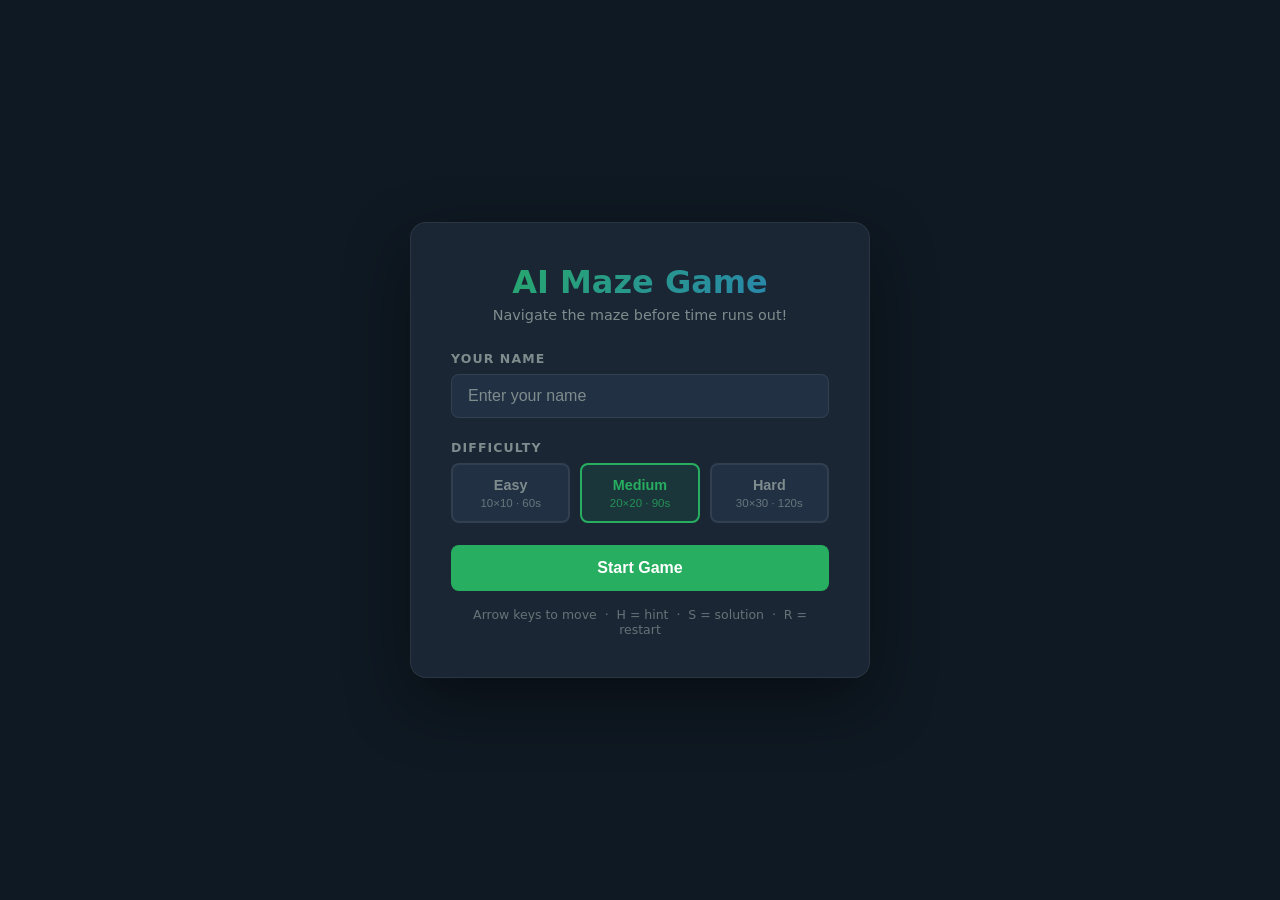
<file: index.html>
<!DOCTYPE html>
<html lang="en">
<head>
    <meta charset="UTF-8">
    <meta name="viewport" content="width=device-width, initial-scale=1.0">
    <title>AI Maze Game</title>
    <link rel="stylesheet" href="style.css">
</head>
<body>

    <!-- Setup Screen -->
    <div id="setup-screen" class="screen active">
        <div class="setup-container">
            <h1>AI Maze Game</h1>
            <p class="subtitle">Navigate the maze before time runs out!</p>
            <div class="form-group">
                <label for="player-name">Your Name</label>
                <input type="text" id="player-name" placeholder="Enter your name" maxlength="20" autocomplete="off">
            </div>
            <div class="form-group">
                <label>Difficulty</label>
                <div class="difficulty-buttons">
                    <button class="diff-btn" data-diff="easy">Easy<span>10×10 · 60s</span></button>
                    <button class="diff-btn active" data-diff="medium">Medium<span>20×20 · 90s</span></button>
                    <button class="diff-btn" data-diff="hard">Hard<span>30×30 · 120s</span></button>
                </div>
            </div>
            <button id="start-btn" class="btn-primary">Start Game</button>
            <p class="controls-info">Arrow keys to move &nbsp;·&nbsp; H = hint &nbsp;·&nbsp; S = solution &nbsp;·&nbsp; R = restart</p>
        </div>
    </div>

    <!-- Game Screen -->
    <div id="game-screen" class="screen">
        <div class="hud">
            <div class="hud-left">
                <span id="player-display">Player</span>
                <span id="difficulty-display" class="badge">Medium</span>
            </div>
            <div class="hud-center">
                <div id="timer-display" class="timer">90</div>
                <div class="timer-label">seconds</div>
            </div>
            <div class="hud-right">
                <div class="stat"><span id="moves-count">0</span><small>moves</small></div>
                <div class="stat"><span id="hints-count">3</span><small>hints</small></div>
            </div>
        </div>
        <div id="canvas-wrapper">
            <canvas id="maze-canvas"></canvas>
            <div id="message-overlay"></div>
        </div>
        <div class="controls-bar">
            <button onclick="showHint()" class="ctrl-btn">H — Hint</button>
            <button onclick="toggleSolution()" class="ctrl-btn">S — Solution</button>
            <button onclick="restartGame()" class="ctrl-btn">R — Restart</button>
            <button onclick="showSetup()" class="ctrl-btn">Menu</button>
        </div>
    </div>

    <!-- End Screen -->
    <div id="end-screen" class="screen">
        <div class="end-container">
            <div id="end-icon"></div>
            <h2 id="end-title"></h2>
            <p id="end-subtitle"></p>
            <div id="stats-grid" class="stats-grid"></div>
            <div class="end-buttons">
                <button onclick="restartGame()" class="btn-primary">Play Again</button>
                <button onclick="showSetup()" class="btn-secondary">Change Settings</button>
            </div>
        </div>
    </div>

    <script src="game.js"></script>
</body>
</html>
</file>
<file: style.css>
*, *::before, *::after {
    margin: 0;
    padding: 0;
    box-sizing: border-box;
}

:root {
    --bg: #0f1923;
    --surface: #1a2634;
    --surface2: #223044;
    --accent: #27ae60;
    --accent-hover: #2ecc71;
    --blue: #2980b9;
    --danger: #e74c3c;
    --warning: #f39c12;
    --text: #ecf0f1;
    --muted: #7f8c8d;
    --border: rgba(255, 255, 255, 0.07);
}

body {
    background: var(--bg);
    color: var(--text);
    font-family: 'Segoe UI', system-ui, -apple-system, sans-serif;
    min-height: 100vh;
    display: flex;
    align-items: center;
    justify-content: center;
}

/* ─── Screens ─────────────────────────────────────────────── */
.screen {
    display: none;
    width: 100%;
    min-height: 100vh;
    align-items: center;
    justify-content: center;
    flex-direction: column;
}
.screen.active { display: flex; }

/* ─── Setup Screen ────────────────────────────────────────── */
.setup-container {
    background: var(--surface);
    border: 1px solid var(--border);
    border-radius: 16px;
    padding: 40px;
    width: 90%;
    max-width: 460px;
    box-shadow: 0 24px 64px rgba(0, 0, 0, 0.45);
}

.setup-container h1 {
    font-size: 2rem;
    font-weight: 800;
    text-align: center;
    background: linear-gradient(135deg, var(--accent), var(--blue));
    -webkit-background-clip: text;
    -webkit-text-fill-color: transparent;
    background-clip: text;
    margin-bottom: 6px;
}

.subtitle {
    text-align: center;
    color: var(--muted);
    font-size: 0.9rem;
    margin-bottom: 28px;
}

.form-group {
    margin-bottom: 22px;
}

.form-group label {
    display: block;
    font-size: 0.78rem;
    font-weight: 700;
    text-transform: uppercase;
    letter-spacing: 0.09em;
    color: var(--muted);
    margin-bottom: 8px;
}

.form-group input {
    width: 100%;
    padding: 12px 16px;
    background: var(--surface2);
    border: 1px solid var(--border);
    border-radius: 8px;
    color: var(--text);
    font-size: 1rem;
    outline: none;
    transition: border-color 0.2s;
}
.form-group input:focus { border-color: var(--accent); }
.form-group input::placeholder { color: var(--muted); }

.difficulty-buttons {
    display: flex;
    gap: 10px;
}

.diff-btn {
    flex: 1;
    padding: 12px 6px;
    background: var(--surface2);
    border: 2px solid var(--border);
    border-radius: 8px;
    color: var(--muted);
    cursor: pointer;
    font-size: 0.9rem;
    font-weight: 700;
    display: flex;
    flex-direction: column;
    align-items: center;
    gap: 4px;
    transition: all 0.18s;
}
.diff-btn span {
    font-size: 0.72rem;
    font-weight: 400;
    opacity: 0.75;
}
.diff-btn:hover { border-color: var(--accent); color: var(--text); }
.diff-btn.active {
    border-color: var(--accent);
    background: rgba(39, 174, 96, 0.12);
    color: var(--accent);
}

.btn-primary {
    width: 100%;
    padding: 14px;
    background: var(--accent);
    border: none;
    border-radius: 8px;
    color: #fff;
    font-size: 1rem;
    font-weight: 700;
    cursor: pointer;
    margin-bottom: 16px;
    transition: all 0.18s;
}
.btn-primary:hover {
    background: var(--accent-hover);
    transform: translateY(-1px);
    box-shadow: 0 4px 20px rgba(39, 174, 96, 0.35);
}

.btn-secondary {
    padding: 12px 28px;
    background: transparent;
    border: 1px solid var(--border);
    border-radius: 8px;
    color: var(--muted);
    font-size: 0.9rem;
    cursor: pointer;
    transition: all 0.18s;
}
.btn-secondary:hover { border-color: var(--muted); color: var(--text); }

.controls-info {
    text-align: center;
    color: var(--muted);
    font-size: 0.78rem;
    opacity: 0.75;
}

/* ─── Game Screen ─────────────────────────────────────────── */
#game-screen {
    padding: 12px 16px;
    gap: 10px;
}

.hud {
    display: flex;
    align-items: center;
    justify-content: space-between;
    width: 100%;
    max-width: 900px;
    padding: 12px 22px;
    background: var(--surface);
    border: 1px solid var(--border);
    border-radius: 12px;
}

.hud-left {
    display: flex;
    align-items: center;
    gap: 10px;
    min-width: 0;
}
#player-display {
    font-weight: 600;
    font-size: 1rem;
    white-space: nowrap;
    overflow: hidden;
    text-overflow: ellipsis;
    max-width: 120px;
}

.badge {
    padding: 3px 10px;
    border-radius: 20px;
    font-size: 0.72rem;
    font-weight: 700;
    text-transform: uppercase;
    letter-spacing: 0.06em;
    white-space: nowrap;
}
.badge.easy   { background: rgba(39,174,96,0.18);  color: #2ecc71; }
.badge.medium { background: rgba(52,152,219,0.18); color: #3498db; }
.badge.hard   { background: rgba(231,76,60,0.18);  color: #e74c3c; }

.hud-center { text-align: center; }

.timer {
    font-size: 2rem;
    font-weight: 800;
    font-variant-numeric: tabular-nums;
    color: var(--accent);
    line-height: 1;
    transition: color 0.3s;
}
.timer.warning { color: var(--warning); }
.timer.danger  { color: var(--danger); animation: blink 0.5s infinite alternate; }

@keyframes blink { to { opacity: 0.4; } }

.timer-label {
    font-size: 0.68rem;
    color: var(--muted);
    text-transform: uppercase;
    letter-spacing: 0.1em;
}

.hud-right { display: flex; gap: 20px; }
.stat { display: flex; flex-direction: column; align-items: center; gap: 1px; }
.stat span { font-size: 1.3rem; font-weight: 800; }
.stat small { font-size: 0.68rem; color: var(--muted); text-transform: uppercase; letter-spacing: 0.06em; }

#canvas-wrapper {
    position: relative;
    border-radius: 8px;
    overflow: auto;
    box-shadow: 0 8px 40px rgba(0, 0, 0, 0.55);
    max-width: 100%;
    max-height: calc(100vh - 190px);
    line-height: 0;
}

#maze-canvas {
    display: block;
}

#message-overlay {
    position: absolute;
    bottom: 14px;
    left: 50%;
    transform: translateX(-50%);
    background: rgba(0, 0, 0, 0.78);
    backdrop-filter: blur(4px);
    color: #fff;
    padding: 7px 20px;
    border-radius: 20px;
    font-size: 0.88rem;
    font-weight: 500;
    white-space: nowrap;
    opacity: 0;
    pointer-events: none;
    transition: opacity 0.25s;
}
#message-overlay.visible { opacity: 1; }

.controls-bar {
    display: flex;
    gap: 8px;
    flex-wrap: wrap;
    justify-content: center;
}

.ctrl-btn {
    padding: 8px 18px;
    background: var(--surface);
    border: 1px solid var(--border);
    border-radius: 8px;
    color: var(--muted);
    font-size: 0.82rem;
    cursor: pointer;
    transition: all 0.18s;
}
.ctrl-btn:hover { border-color: var(--accent); color: var(--accent); }

/* ─── End Screen ──────────────────────────────────────────── */
.end-container {
    background: var(--surface);
    border: 1px solid var(--border);
    border-radius: 16px;
    padding: 48px 40px;
    width: 90%;
    max-width: 500px;
    text-align: center;
    box-shadow: 0 24px 64px rgba(0, 0, 0, 0.45);
}

#end-icon { font-size: 4rem; margin-bottom: 14px; }
#end-title { font-size: 2rem; font-weight: 800; margin-bottom: 6px; }
#end-subtitle { color: var(--muted); margin-bottom: 28px; font-size: 0.95rem; }

.stats-grid {
    display: grid;
    grid-template-columns: repeat(3, 1fr);
    gap: 10px;
    margin-bottom: 28px;
}

.stat-card {
    background: var(--surface2);
    border: 1px solid var(--border);
    border-radius: 10px;
    padding: 14px 8px;
}
.stat-value { font-size: 1.4rem; font-weight: 800; color: var(--accent); }
.stat-label { font-size: 0.7rem; color: var(--muted); margin-top: 3px; text-transform: uppercase; letter-spacing: 0.05em; }

.end-buttons { display: flex; flex-direction: column; gap: 10px; }
.end-buttons .btn-primary { margin-bottom: 0; }

/* ─── Responsive ──────────────────────────────────────────── */
@media (max-width: 560px) {
    .setup-container, .end-container { padding: 28px 18px; }
    .hud { padding: 10px 12px; }
    .timer { font-size: 1.5rem; }
    #player-display { max-width: 80px; }
    .stats-grid { grid-template-columns: repeat(2, 1fr); }
}
</file>
